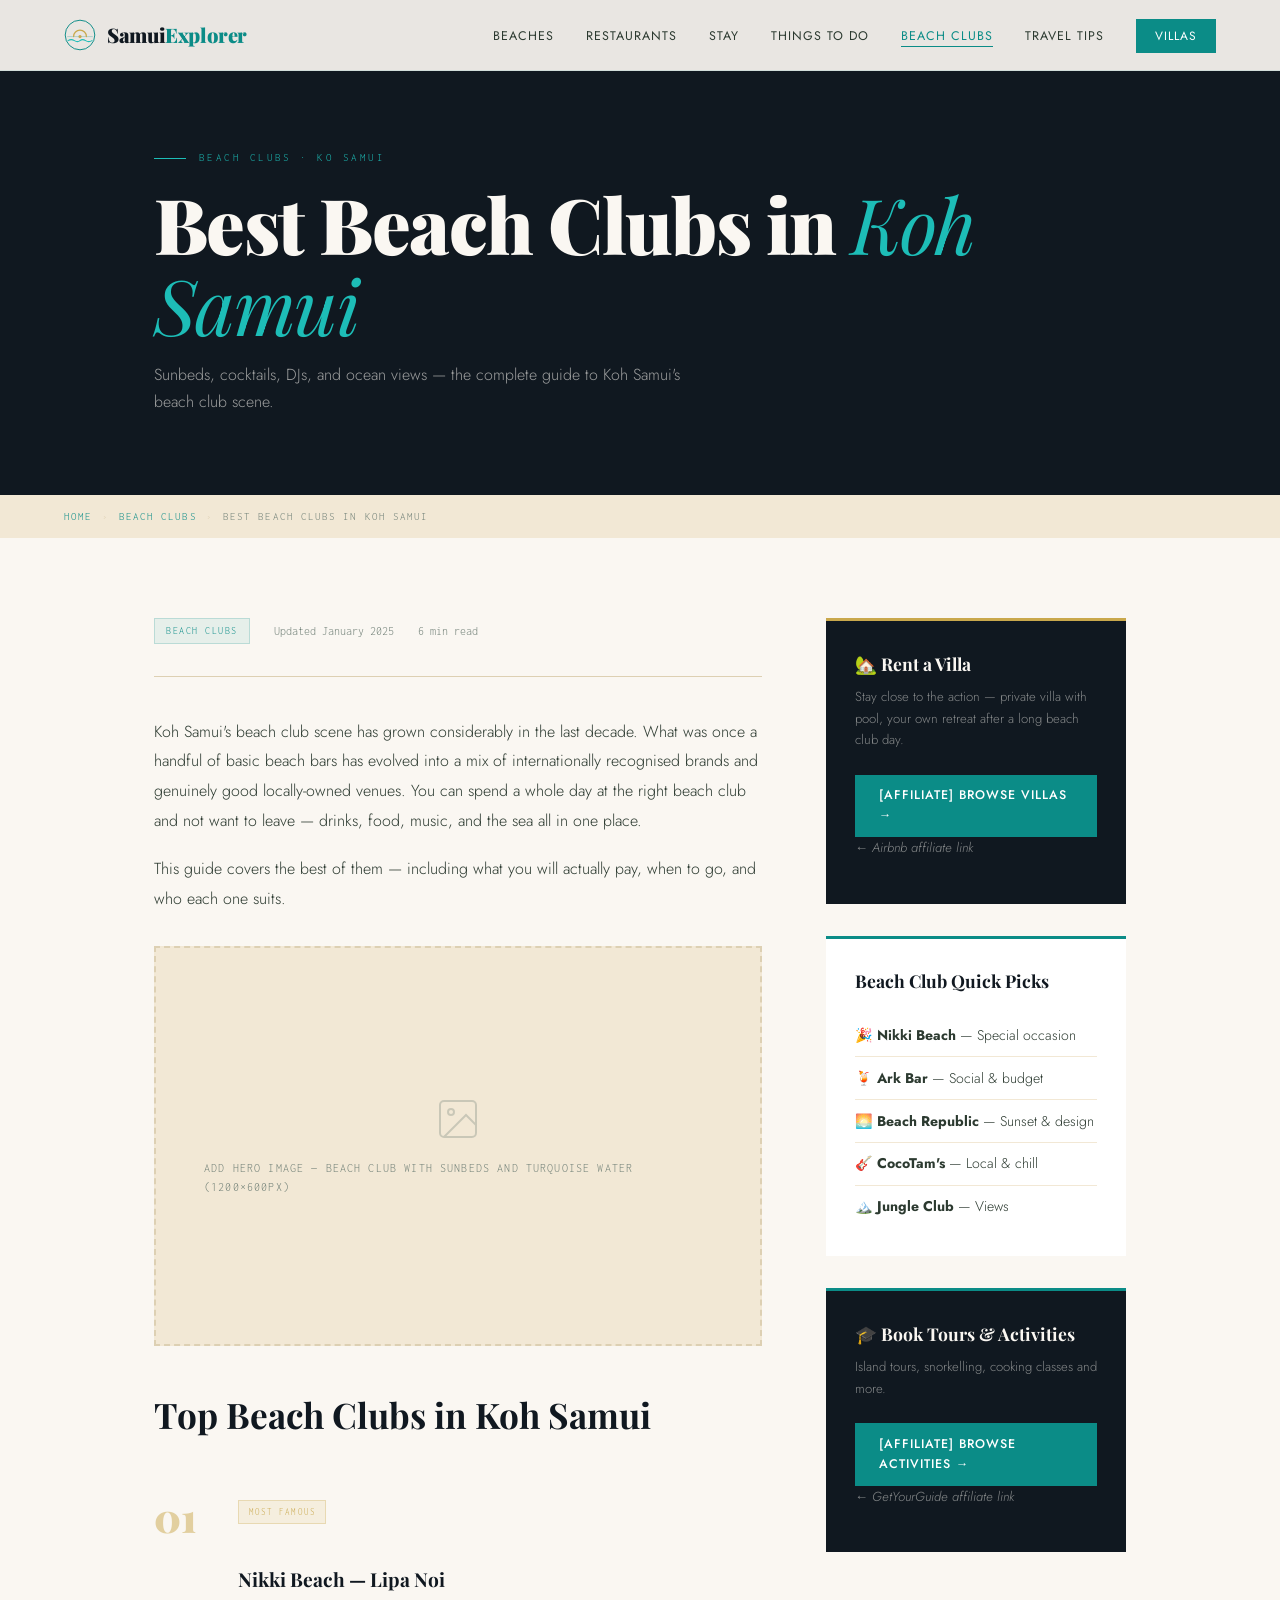
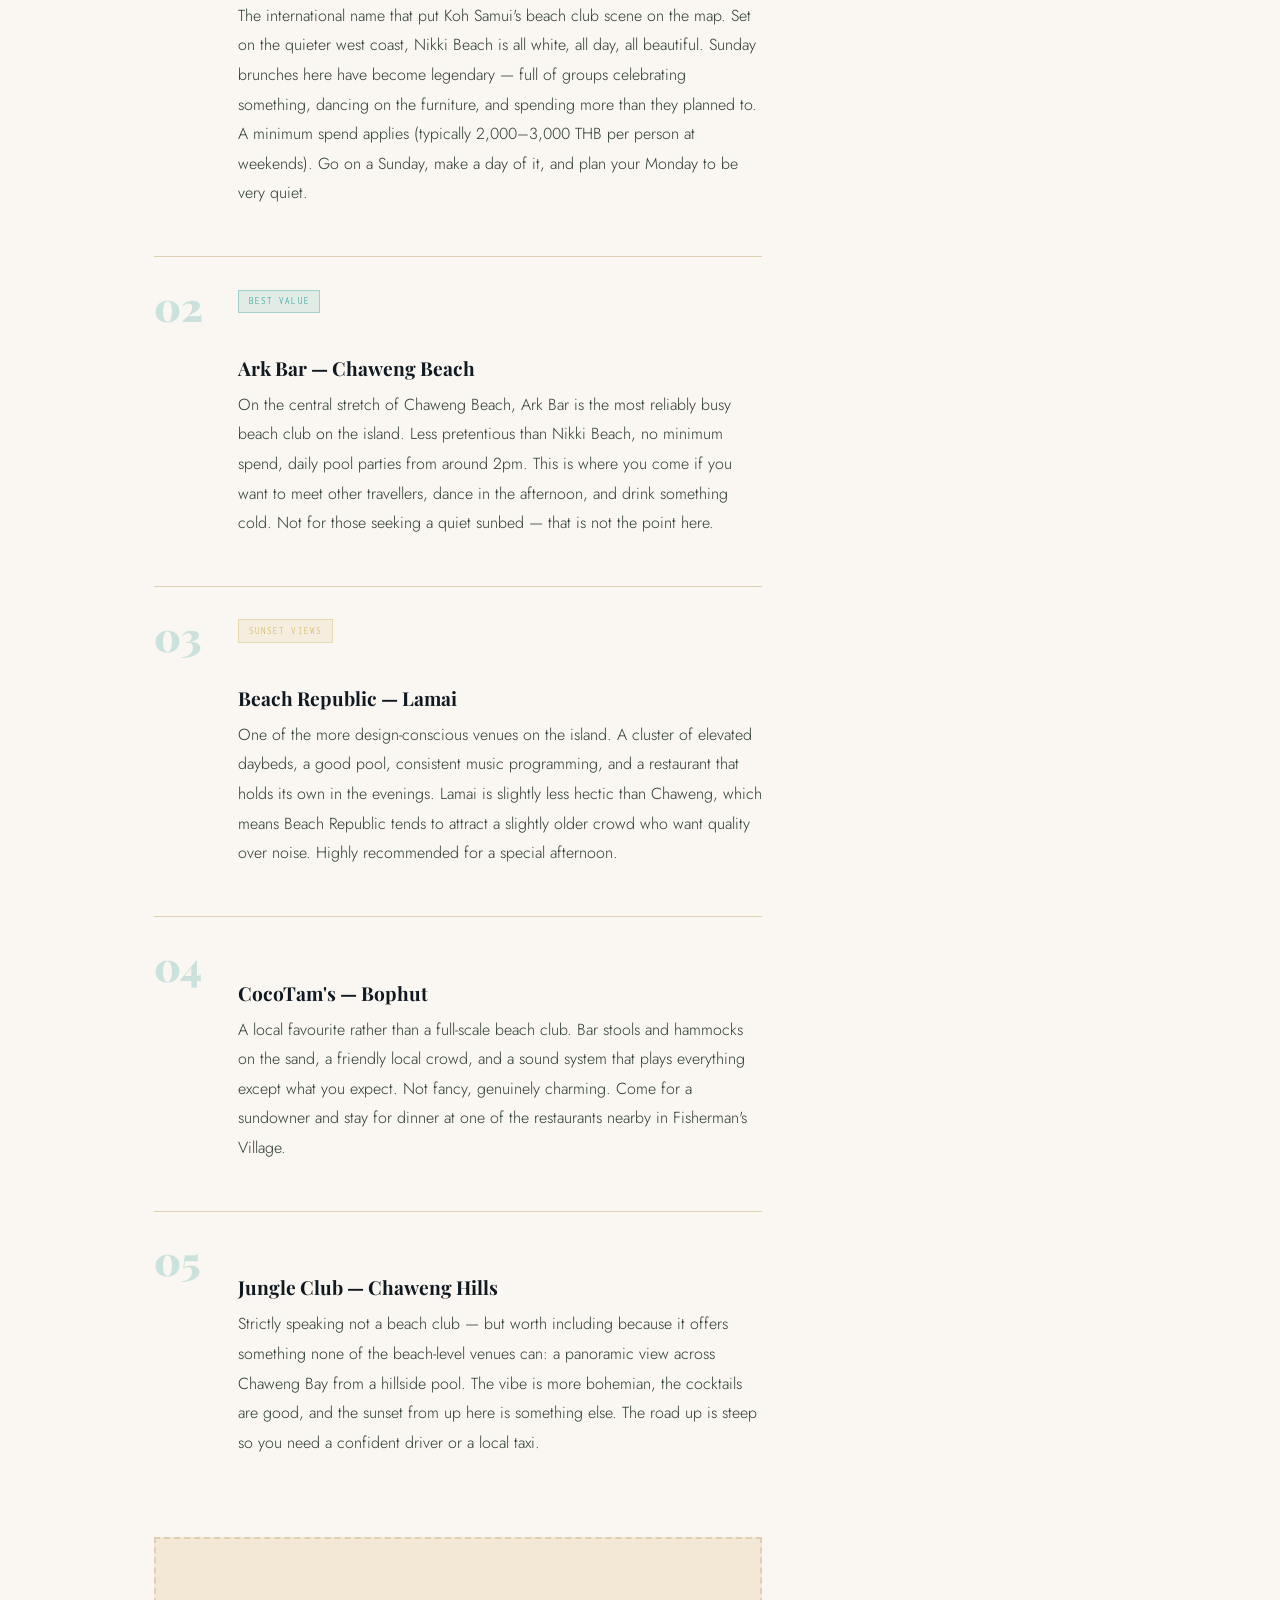
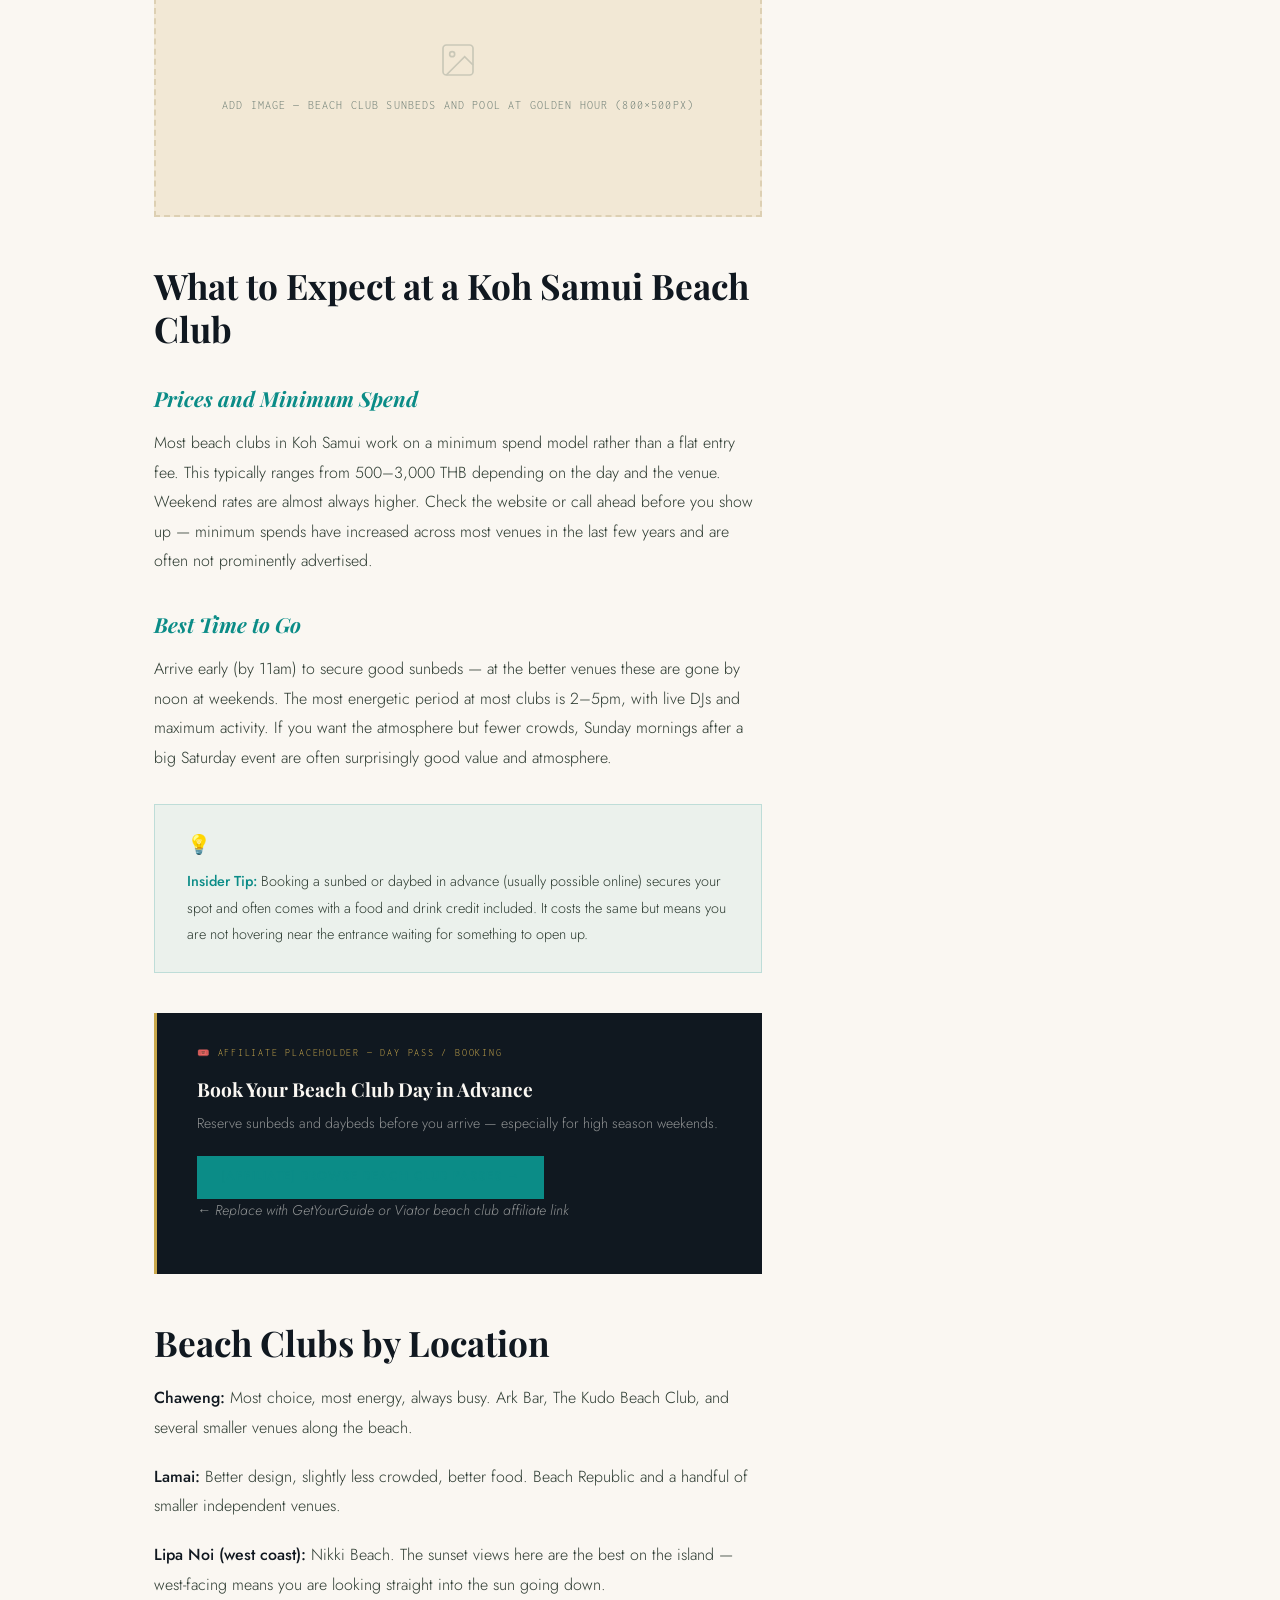
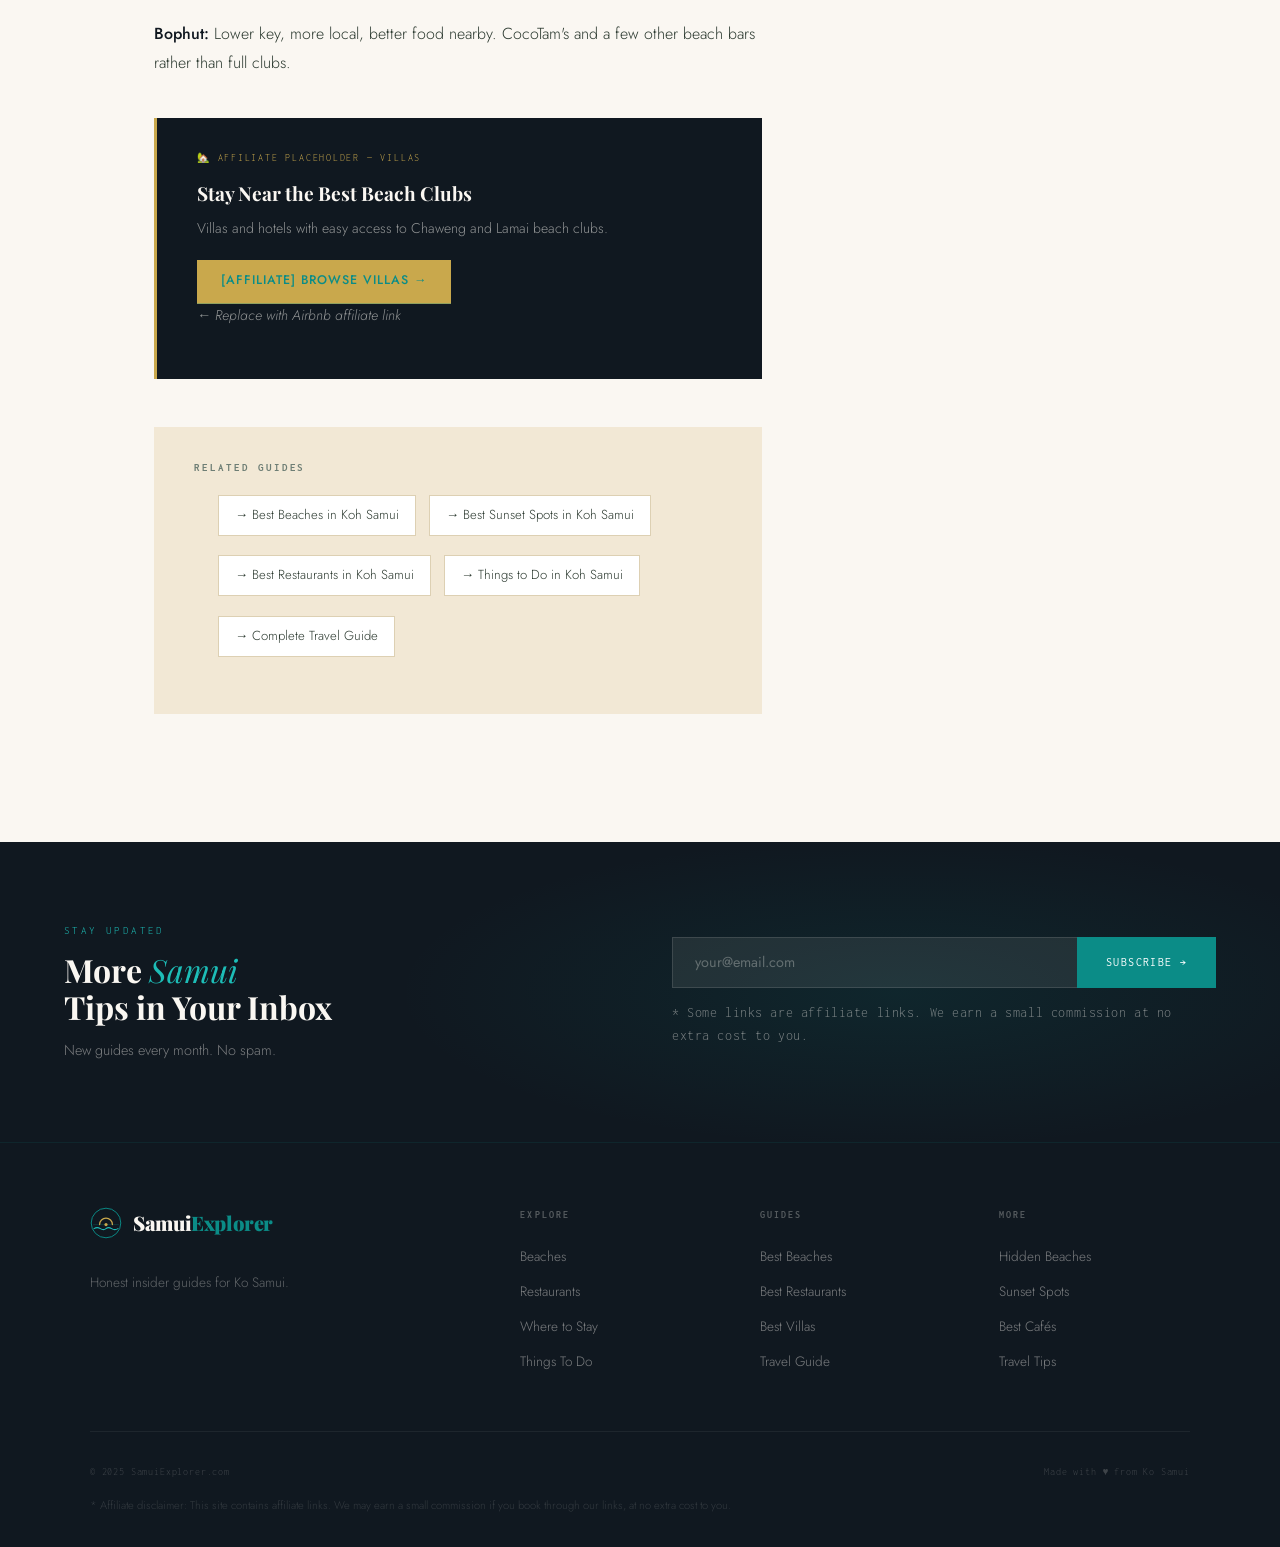
<file: best-beach-clubs-koh-samui.html>
<!DOCTYPE html>
<html lang="en">
<head>
  <meta charset="UTF-8"><meta name="viewport" content="width=device-width, initial-scale=1.0">
  <title>Best Beach Clubs in Koh Samui (2025) — Samui Explorer</title>
  <meta name="description" content="The best beach clubs in Koh Samui — from lively all-day parties to chilled sunset sessions. Honest guide with prices and what to expect.">
  <meta name="keywords" content="best beach clubs Koh Samui, beach club Samui, Nikki Beach Samui, Ark Bar, beach party Samui">
  <link rel="canonical" href="https://www.samuiexplorer.com/blog/best-beach-clubs-koh-samui.html">
  <meta property="og:title" content="Best Beach Clubs in Koh Samui (2025) — Samui Explorer">
  <meta property="og:url" content="https://www.samuiexplorer.com/blog/best-beach-clubs-koh-samui.html">
  <meta property="og:type" content="article">
  <link rel="stylesheet" href="../css/style.css">
</head>
<body>
<nav class="nav">
  <a href="../index.html" class="nav-logo">
    <svg viewBox="0 0 40 40" fill="none"><circle cx="20" cy="20" r="18.5" stroke="#0B8C87" stroke-width="1.2"/><line x1="4" y1="22" x2="36" y2="22" stroke="#0B8C87" stroke-width="0.8" opacity="0.4"/><path d="M 12 22 A 8 8 0 0 1 28 22" stroke="#C9A84C" stroke-width="1.6" fill="none" stroke-linecap="round"/><circle cx="20" cy="22" r="2" fill="#C9A84C"/><path d="M 5 27 Q 9 24.5 13 27 Q 17 29.5 20 27 Q 23 24.5 27 27 Q 31 29.5 35 27" stroke="#1DBDB7" stroke-width="1.4" fill="none" stroke-linecap="round"/></svg>
    <span class="nav-wordmark">Samui<span>Explorer</span></span>
  </a>
  <ul class="nav-links">
    <li><a href="../beaches.html">Beaches</a></li>
    <li><a href="../restaurants.html">Restaurants</a></li>
    <li><a href="../where-to-stay.html">Stay</a></li>
    <li><a href="../things-to-do.html">Things To Do</a></li>
    <li><a href="../beach-clubs.html" class="active">Beach Clubs</a></li>
    <li><a href="../travel-tips.html">Travel Tips</a></li>
    <li><a href="../villas.html" class="nav-cta">Villas</a></li>
  </ul>
  <div class="nav-hamburger"><span></span><span></span><span></span></div>
</nav>

<section class="page-hero">
  <div class="page-hero-bg" style="background-image:url('https://images.unsplash.com/photo-1507525428034-b723cf961d3e?w=1400&q=80')"></div>
  <div class="page-hero-content">
    <div class="page-hero-eyebrow">Beach Clubs · Ko Samui</div>
    <h1>Best Beach Clubs in <em>Koh Samui</em></h1>
    <p class="page-hero-desc">Sunbeds, cocktails, DJs, and ocean views — the complete guide to Koh Samui's beach club scene.</p>
  </div>
</section>

<div class="breadcrumb">
  <a href="../index.html">Home</a><span class="breadcrumb-sep">›</span>
  <a href="../beach-clubs.html">Beach Clubs</a><span class="breadcrumb-sep">›</span>
  <span>Best Beach Clubs in Koh Samui</span>
</div>

<div class="main-content">
  <article class="article-body">
    <div style="display:flex;align-items:center;gap:1.5rem;margin-bottom:2.5rem;padding-bottom:2rem;border-bottom:1px solid var(--sand-dk);">
      <span class="tag">Beach Clubs</span>
      <span style="font-family:'Inconsolata',monospace;font-size:0.72rem;color:var(--muted);">Updated January 2025</span>
      <span style="font-family:'Inconsolata',monospace;font-size:0.72rem;color:var(--muted);">6 min read</span>
    </div>

    <p>Koh Samui's beach club scene has grown considerably in the last decade. What was once a handful of basic beach bars has evolved into a mix of internationally recognised brands and genuinely good locally-owned venues. You can spend a whole day at the right beach club and not want to leave — drinks, food, music, and the sea all in one place.</p>
    <p>This guide covers the best of them — including what you will actually pay, when to go, and who each one suits.</p>

    <div class="img-placeholder tall">
      <svg width="48" height="48" viewBox="0 0 24 24" fill="none" stroke="currentColor" stroke-width="1"><rect x="3" y="3" width="18" height="18" rx="2"/><circle cx="8.5" cy="8.5" r="1.5"/><path d="m21 15-5-5L5 21"/></svg>
      <span>Add hero image — beach club with sunbeds and turquoise water (1200×600px)</span>
    </div>

    <h2>Top Beach Clubs in Koh Samui</h2>

    <div class="top-list">
      <div class="top-list-item">
        <div class="top-list-num">01</div>
        <div class="top-list-content">
          <div class="top-list-badge">Most Famous</div>
          <h3>Nikki Beach — Lipa Noi</h3>
          <p>The international name that put Koh Samui's beach club scene on the map. Set on the quieter west coast, Nikki Beach is all white, all day, all beautiful. Sunday brunches here have become legendary — full of groups celebrating something, dancing on the furniture, and spending more than they planned to. A minimum spend applies (typically 2,000–3,000 THB per person at weekends). Go on a Sunday, make a day of it, and plan your Monday to be very quiet.</p>
        </div>
      </div>
      <div class="top-list-item">
        <div class="top-list-num">02</div>
        <div class="top-list-content">
          <div class="top-list-badge teal">Best Value</div>
          <h3>Ark Bar — Chaweng Beach</h3>
          <p>On the central stretch of Chaweng Beach, Ark Bar is the most reliably busy beach club on the island. Less pretentious than Nikki Beach, no minimum spend, daily pool parties from around 2pm. This is where you come if you want to meet other travellers, dance in the afternoon, and drink something cold. Not for those seeking a quiet sunbed — that is not the point here.</p>
        </div>
      </div>
      <div class="top-list-item">
        <div class="top-list-num">03</div>
        <div class="top-list-content">
          <div class="top-list-badge">Sunset Views</div>
          <h3>Beach Republic — Lamai</h3>
          <p>One of the more design-conscious venues on the island. A cluster of elevated daybeds, a good pool, consistent music programming, and a restaurant that holds its own in the evenings. Lamai is slightly less hectic than Chaweng, which means Beach Republic tends to attract a slightly older crowd who want quality over noise. Highly recommended for a special afternoon.</p>
        </div>
      </div>
      <div class="top-list-item">
        <div class="top-list-num">04</div>
        <div class="top-list-content">
          <h3>CocoTam's — Bophut</h3>
          <p>A local favourite rather than a full-scale beach club. Bar stools and hammocks on the sand, a friendly local crowd, and a sound system that plays everything except what you expect. Not fancy, genuinely charming. Come for a sundowner and stay for dinner at one of the restaurants nearby in Fisherman's Village.</p>
        </div>
      </div>
      <div class="top-list-item">
        <div class="top-list-num">05</div>
        <div class="top-list-content">
          <h3>Jungle Club — Chaweng Hills</h3>
          <p>Strictly speaking not a beach club — but worth including because it offers something none of the beach-level venues can: a panoramic view across Chaweng Bay from a hillside pool. The vibe is more bohemian, the cocktails are good, and the sunset from up here is something else. The road up is steep so you need a confident driver or a local taxi.</p>
        </div>
      </div>
    </div>

    <div class="img-placeholder medium">
      <svg width="40" height="40" viewBox="0 0 24 24" fill="none" stroke="currentColor" stroke-width="1"><rect x="3" y="3" width="18" height="18" rx="2"/><circle cx="8.5" cy="8.5" r="1.5"/><path d="m21 15-5-5L5 21"/></svg>
      <span>Add image — beach club sunbeds and pool at golden hour (800×500px)</span>
    </div>

    <h2>What to Expect at a Koh Samui Beach Club</h2>

    <h3>Prices and Minimum Spend</h3>
    <p>Most beach clubs in Koh Samui work on a minimum spend model rather than a flat entry fee. This typically ranges from 500–3,000 THB depending on the day and the venue. Weekend rates are almost always higher. Check the website or call ahead before you show up — minimum spends have increased across most venues in the last few years and are often not prominently advertised.</p>

    <h3>Best Time to Go</h3>
    <p>Arrive early (by 11am) to secure good sunbeds — at the better venues these are gone by noon at weekends. The most energetic period at most clubs is 2–5pm, with live DJs and maximum activity. If you want the atmosphere but fewer crowds, Sunday mornings after a big Saturday event are often surprisingly good value and atmosphere.</p>

    <div class="info-box">
      <div class="info-box-icon">💡</div>
      <p><strong>Insider Tip:</strong> Booking a sunbed or daybed in advance (usually possible online) secures your spot and often comes with a food and drink credit included. It costs the same but means you are not hovering near the entrance waiting for something to open up.</p>
    </div>

    <div class="affiliate-box">
      <div class="affiliate-box-label">🎟️ Affiliate Placeholder — Day Pass / Booking</div>
      <h4>Book Your Beach Club Day in Advance</h4>
      <p>Reserve sunbeds and daybeds before you arrive — especially for high season weekends.</p>
      <a href="#AFFILIATE-GETYOURGUIDE" class="affiliate-btn">[AFFILIATE] Browse Beach Club Passes →</a>
      <p class="affiliate-placeholder">← Replace with GetYourGuide or Viator beach club affiliate link</p>
    </div>

    <h2>Beach Clubs by Location</h2>
    <p><strong>Chaweng:</strong> Most choice, most energy, always busy. Ark Bar, The Kudo Beach Club, and several smaller venues along the beach.</p>
    <p><strong>Lamai:</strong> Better design, slightly less crowded, better food. Beach Republic and a handful of smaller independent venues.</p>
    <p><strong>Lipa Noi (west coast):</strong> Nikki Beach. The sunset views here are the best on the island — west-facing means you are looking straight into the sun going down.</p>
    <p><strong>Bophut:</strong> Lower key, more local, better food nearby. CocoTam's and a few other beach bars rather than full clubs.</p>

    <div class="affiliate-box">
      <div class="affiliate-box-label">🏡 Affiliate Placeholder — Villas</div>
      <h4>Stay Near the Best Beach Clubs</h4>
      <p>Villas and hotels with easy access to Chaweng and Lamai beach clubs.</p>
      <a href="#AFFILIATE-AIRBNB" class="affiliate-btn gold">[AFFILIATE] Browse Villas →</a>
      <p class="affiliate-placeholder">← Replace with Airbnb affiliate link</p>
    </div>

    <div class="internal-links">
      <h4>Related Guides</h4>
      <ul>
        <li><a href="best-beaches-koh-samui.html">→ Best Beaches in Koh Samui</a></li>
        <li><a href="best-sunset-spots-koh-samui.html">→ Best Sunset Spots in Koh Samui</a></li>
        <li><a href="best-restaurants-koh-samui.html">→ Best Restaurants in Koh Samui</a></li>
        <li><a href="things-to-do-koh-samui.html">→ Things to Do in Koh Samui</a></li>
        <li><a href="koh-samui-travel-guide.html">→ Complete Travel Guide</a></li>
      </ul>
    </div>
  </article>

  <aside class="sidebar">
    <div class="sidebar-affiliate">
      <h4>🏡 Rent a Villa</h4>
      <p>Stay close to the action — private villa with pool, your own retreat after a long beach club day.</p>
      <a href="#AFFILIATE-AIRBNB" class="affiliate-btn" style="width:100%;justify-content:center;margin-top:0.5rem;">[AFFILIATE] Browse Villas →</a>
      <p class="affiliate-placeholder">← Airbnb affiliate link</p>
    </div>
    <div class="sidebar-widget">
      <h4>Beach Club Quick Picks</h4>
      <ul>
        <li>🎉 <strong>Nikki Beach</strong> — Special occasion</li>
        <li>🍹 <strong>Ark Bar</strong> — Social & budget</li>
        <li>🌅 <strong>Beach Republic</strong> — Sunset & design</li>
        <li>🎸 <strong>CocoTam's</strong> — Local & chill</li>
        <li>🏔️ <strong>Jungle Club</strong> — Views</li>
      </ul>
    </div>
    <div class="sidebar-affiliate" style="border-top-color:var(--teal);">
      <h4>🎓 Book Tours & Activities</h4>
      <p>Island tours, snorkelling, cooking classes and more.</p>
      <a href="#AFFILIATE-GYG" class="affiliate-btn" style="width:100%;justify-content:center;margin-top:0.5rem;background:var(--teal);">[AFFILIATE] Browse Activities →</a>
      <p class="affiliate-placeholder">← GetYourGuide affiliate link</p>
    </div>
  </aside>
</div>

<div class="newsletter-strip">
  <div><div class="newsletter-eyebrow">Stay Updated</div><h3>More <em>Samui</em><br>Tips in Your Inbox</h3><p>New guides every month. No spam.</p></div>
  <div><div class="nl-form"><input class="nl-input" type="email" placeholder="your@email.com"><button class="nl-btn">Subscribe →</button></div><p class="nl-disclaimer">* Some links are affiliate links. We earn a small commission at no extra cost to you.</p></div>
</div>

<footer class="footer">
  <div class="footer-grid">
    <div class="footer-brand"><a href="../index.html" class="nav-logo" style="margin-bottom:1rem;display:inline-flex;"><svg width="28" height="28" viewBox="0 0 40 40" fill="none"><circle cx="20" cy="20" r="18.5" stroke="#0B8C87" stroke-width="1.2"/><line x1="4" y1="22" x2="36" y2="22" stroke="#0B8C87" stroke-width="0.8" opacity="0.4"/><path d="M 12 22 A 8 8 0 0 1 28 22" stroke="#C9A84C" stroke-width="1.6" fill="none" stroke-linecap="round"/><circle cx="20" cy="22" r="2" fill="#C9A84C"/><path d="M 5 27 Q 9 24.5 13 27 Q 17 29.5 20 27 Q 23 24.5 27 27 Q 31 29.5 35 27" stroke="#1DBDB7" stroke-width="1.4" fill="none" stroke-linecap="round"/></svg><span class="nav-wordmark" style="color:var(--cream);">Samui<span>Explorer</span></span></a><p>Honest insider guides for Ko Samui.</p></div>
    <div class="footer-col"><h5>Explore</h5><ul><li><a href="../beaches.html">Beaches</a></li><li><a href="../restaurants.html">Restaurants</a></li><li><a href="../where-to-stay.html">Where to Stay</a></li><li><a href="../things-to-do.html">Things To Do</a></li></ul></div>
    <div class="footer-col"><h5>Guides</h5><ul><li><a href="best-beaches-koh-samui.html">Best Beaches</a></li><li><a href="best-restaurants-koh-samui.html">Best Restaurants</a></li><li><a href="best-villas-koh-samui.html">Best Villas</a></li><li><a href="koh-samui-travel-guide.html">Travel Guide</a></li></ul></div>
    <div class="footer-col"><h5>More</h5><ul><li><a href="hidden-beaches-koh-samui.html">Hidden Beaches</a></li><li><a href="best-sunset-spots-koh-samui.html">Sunset Spots</a></li><li><a href="best-cafes-koh-samui.html">Best Cafés</a></li><li><a href="../travel-tips.html">Travel Tips</a></li></ul></div>
  </div>
  <div class="footer-bottom"><span>© 2025 SamuiExplorer.com</span><span>Made with ♥ from Ko Samui</span></div>
  <p class="footer-disclaimer">* Affiliate disclaimer: This site contains affiliate links. We may earn a small commission if you book through our links, at no extra cost to you.</p>
</footer>
<script src="../js/main.js"></script>
</body>
</html>
</file>
<file: css/style.css>
/* ═══════════════════════════════════════════
   SAMUI EXPLORER — Global Stylesheet
   samuiexplorer.com
═══════════════════════════════════════════ */

@import url('https://fonts.googleapis.com/css2?family=Playfair+Display:ital,wght@0,400;0,700;0,900;1,400;1,700&family=Jost:wght@200;300;400;500&family=Inconsolata:wght@400;500&display=swap');

:root {
  --teal:     #0B8C87;
  --teal-lt:  #1DBDB7;
  --sand:     #F2E8D5;
  --sand-dk:  #DDD0B3;
  --coral:    #D95F3B;
  --gold:     #C9A84C;
  --night:    #101820;
  --night2:   #1C2B35;
  --cream:    #FAF7F2;
  --muted:    #6E7E75;
  --text:     #2C3A30;
}

/* ── RESET ── */
*, *::before, *::after { margin:0; padding:0; box-sizing:border-box; }
html { scroll-behavior:smooth; font-size:16px; }
body { background:var(--cream); color:var(--text); font-family:'Jost',sans-serif; font-weight:300; line-height:1.6; }
img { max-width:100%; display:block; }
a { color:var(--teal); text-decoration:none; }
a:hover { color:var(--teal-lt); }

/* ── NAVIGATION ── */
.nav {
  position:fixed; top:0; left:0; right:0; z-index:200;
  display:flex; justify-content:space-between; align-items:center;
  padding:1.2rem 4rem;
  background:rgba(250,247,242,0.93);
  backdrop-filter:blur(16px);
  border-bottom:1px solid rgba(11,140,135,0.1);
  transition:box-shadow 0.3s;
}
.nav.scrolled { box-shadow:0 2px 20px rgba(16,24,32,0.08); }

.nav-logo { display:flex; align-items:center; gap:0.7rem; text-decoration:none; }
.nav-logo svg { width:32px; height:32px; }
.nav-wordmark { font-family:'Playfair Display',serif; font-weight:900; font-size:1.25rem; color:var(--night); letter-spacing:-0.02em; }
.nav-wordmark span { color:var(--teal); }

.nav-links { list-style:none; display:flex; gap:2rem; align-items:center; }
.nav-links a {
  font-size:0.78rem; letter-spacing:0.08em; text-transform:uppercase;
  color:var(--text); text-decoration:none; font-weight:400;
  position:relative; padding-bottom:2px;
  transition:color 0.2s;
}
.nav-links a::after {
  content:''; position:absolute; bottom:0; left:0; right:0;
  height:1px; background:var(--teal);
  transform:scaleX(0); transition:transform 0.25s;
}
.nav-links a:hover { color:var(--teal); }
.nav-links a:hover::after, .nav-links a.active::after { transform:scaleX(1); }
.nav-links a.active { color:var(--teal); }

.nav-cta {
  background:var(--teal); color:white !important;
  padding:0.5rem 1.2rem !important;
  font-size:0.75rem !important;
  transition:background 0.2s !important;
}
.nav-cta:hover { background:var(--teal-lt) !important; }
.nav-cta::after { display:none !important; }

.nav-hamburger { display:none; flex-direction:column; gap:5px; cursor:pointer; padding:4px; }
.nav-hamburger span { display:block; width:22px; height:1.5px; background:var(--night); transition:all 0.3s; }

/* ── PAGE HERO ── */
.page-hero {
  min-height:55vh;
  background:var(--night);
  position:relative; overflow:hidden;
  display:flex; align-items:flex-end;
  padding-bottom:5rem;
  padding-top:8rem;
}
.page-hero-bg {
  position:absolute; inset:0;
  background-size:cover; background-position:center;
}
.page-hero-bg::after {
  content:''; position:absolute; inset:0;
  background:linear-gradient(to top, rgba(16,24,32,0.85) 0%, rgba(16,24,32,0.4) 60%, rgba(16,24,32,0.3) 100%);
}
.page-hero-content {
  position:relative; z-index:2;
  max-width:1100px; margin:0 auto; padding:0 4rem; width:100%;
}
.page-hero-eyebrow {
  font-family:'Inconsolata',monospace;
  font-size:0.7rem; letter-spacing:0.22em; text-transform:uppercase;
  color:var(--teal-lt); margin-bottom:1rem;
  display:flex; align-items:center; gap:0.8rem;
}
.page-hero-eyebrow::before { content:''; display:block; width:32px; height:1px; background:currentColor; }
.page-hero h1 {
  font-family:'Playfair Display',serif;
  font-size:clamp(2.5rem,6vw,5rem); font-weight:900;
  color:var(--cream); line-height:1.05; letter-spacing:-0.02em;
}
.page-hero h1 em { font-style:italic; font-weight:400; color:var(--teal-lt); }
.page-hero-desc {
  margin-top:1rem; font-size:1rem;
  color:rgba(250,247,242,0.6); max-width:560px; line-height:1.7;
}

/* ── BREADCRUMB ── */
.breadcrumb {
  background:var(--sand); padding:0.8rem 4rem;
  font-family:'Inconsolata',monospace;
  font-size:0.68rem; letter-spacing:0.1em; text-transform:uppercase;
  color:var(--muted);
  display:flex; align-items:center; gap:0.6rem;
  max-width:100%;
}
.breadcrumb a { color:var(--teal); }
.breadcrumb-sep { color:var(--sand-dk); }

/* ── MAIN CONTENT WRAPPER ── */
.main-content {
  max-width:1100px; margin:0 auto;
  padding:5rem 4rem;
  display:grid; grid-template-columns:1fr 300px; gap:4rem;
}
.main-content.full-width { grid-template-columns:1fr; }

/* ── ARTICLE BODY ── */
.article-body h2 {
  font-family:'Playfair Display',serif;
  font-size:clamp(1.6rem,3vw,2.2rem); font-weight:700;
  color:var(--night); margin:3rem 0 1.2rem;
  line-height:1.2;
}
.article-body h3 {
  font-family:'Playfair Display',serif;
  font-size:1.3rem; font-weight:700; font-style:italic;
  color:var(--teal); margin:2rem 0 0.8rem;
}
.article-body p { font-size:1rem; color:var(--text); line-height:1.85; margin-bottom:1.2rem; }
.article-body ul, .article-body ol { margin:1.2rem 0 1.2rem 1.5rem; }
.article-body li { font-size:1rem; line-height:1.75; color:var(--text); margin-bottom:0.4rem; }
.article-body strong { font-weight:500; color:var(--night); }
.article-body a { color:var(--teal); border-bottom:1px solid rgba(11,140,135,0.3); }
.article-body a:hover { border-bottom-color:var(--teal); }
.article-body hr { border:none; border-top:1px solid var(--sand-dk); margin:3rem 0; }

/* ── IMAGE PLACEHOLDER ── */
.img-placeholder {
  width:100%; background:var(--sand);
  border:2px dashed var(--sand-dk);
  display:flex; flex-direction:column;
  align-items:center; justify-content:center;
  gap:0.5rem; padding:3rem;
  margin:2rem 0;
  color:var(--muted);
  font-family:'Inconsolata',monospace;
  font-size:0.72rem; letter-spacing:0.1em; text-transform:uppercase;
}
.img-placeholder.tall { min-height:400px; }
.img-placeholder.medium { min-height:280px; }
.img-placeholder.small { min-height:180px; }
.img-placeholder svg { opacity:0.3; margin-bottom:0.5rem; }

/* ── AFFILIATE BOX ── */
.affiliate-box {
  background:var(--night);
  padding:2rem 2.5rem;
  margin:2.5rem 0;
  border-left:3px solid var(--gold);
}
.affiliate-box-label {
  font-family:'Inconsolata',monospace;
  font-size:0.62rem; letter-spacing:0.18em; text-transform:uppercase;
  color:var(--gold); margin-bottom:0.8rem;
}
.affiliate-box h4 {
  font-family:'Playfair Display',serif;
  font-size:1.2rem; font-weight:700; color:var(--cream);
  margin-bottom:0.5rem;
}
.affiliate-box p { font-size:0.88rem; color:rgba(250,247,242,0.55); line-height:1.7; margin-bottom:1.2rem; }
.affiliate-btn {
  display:inline-flex; align-items:center; gap:0.5rem;
  background:var(--teal); color:white;
  padding:0.7rem 1.5rem; font-size:0.78rem;
  letter-spacing:0.08em; text-transform:uppercase;
  font-weight:500; transition:background 0.2s;
}
.affiliate-btn:hover { background:var(--teal-lt); color:white; }
.affiliate-btn.gold { background:var(--gold); }
.affiliate-btn.gold:hover { background:#d4a830; }
.affiliate-placeholder { color:rgba(250,247,242,0.3); font-style:italic; font-size:0.8rem; }

/* ── INFO BOX ── */
.info-box {
  background:rgba(11,140,135,0.06);
  border:1px solid rgba(11,140,135,0.2);
  padding:1.5rem 2rem; margin:2rem 0;
}
.info-box-icon { font-size:1.2rem; margin-bottom:0.5rem; }
.info-box p { font-size:0.9rem; color:var(--text); margin:0; }
.info-box strong { color:var(--teal); }

/* ── TOP 5 LIST ── */
.top-list { margin:2rem 0; }
.top-list-item {
  display:grid; grid-template-columns:60px 1fr;
  gap:1.5rem; padding:1.8rem 0;
  border-bottom:1px solid var(--sand-dk);
  align-items:start;
}
.top-list-item:last-child { border-bottom:none; }
.top-list-num {
  font-family:'Playfair Display',serif;
  font-size:2.5rem; font-weight:900;
  color:rgba(11,140,135,0.2); line-height:1;
}
.top-list-item:first-child .top-list-num { color:rgba(201,168,76,0.5); }
.top-list-content h3 {
  font-family:'Playfair Display',serif;
  font-size:1.2rem; font-weight:700;
  color:var(--night); margin-bottom:0.4rem;
  font-style:normal;
}
.top-list-badge {
  display:inline-block;
  font-family:'Inconsolata',monospace;
  font-size:0.58rem; letter-spacing:0.12em; text-transform:uppercase;
  padding:0.2rem 0.6rem; margin-bottom:0.5rem;
  background:rgba(201,168,76,0.12); color:var(--gold);
  border:1px solid rgba(201,168,76,0.3);
}
.top-list-badge.teal { background:rgba(11,140,135,0.1); color:var(--teal); border-color:rgba(11,140,135,0.3); }

/* ── SIDEBAR ── */
.sidebar { display:flex; flex-direction:column; gap:2rem; }

.sidebar-widget {
  background:white;
  padding:1.8rem;
  border-top:3px solid var(--teal);
}
.sidebar-widget h4 {
  font-family:'Playfair Display',serif;
  font-size:1.1rem; font-weight:700;
  color:var(--night); margin-bottom:1.2rem;
}
.sidebar-widget ul { list-style:none; }
.sidebar-widget ul li {
  padding:0.6rem 0;
  border-bottom:1px solid var(--sand);
  font-size:0.88rem;
}
.sidebar-widget ul li:last-child { border-bottom:none; }
.sidebar-widget ul li a { color:var(--text); }
.sidebar-widget ul li a:hover { color:var(--teal); }

.sidebar-affiliate {
  background:var(--night); padding:1.8rem;
  border-top:3px solid var(--gold);
}
.sidebar-affiliate h4 { font-family:'Playfair Display',serif; font-size:1.1rem; color:var(--cream); margin-bottom:0.5rem; }
.sidebar-affiliate p { font-size:0.82rem; color:rgba(250,247,242,0.5); line-height:1.65; margin-bottom:1rem; }

/* ── CARD GRID ── */
.card-grid {
  display:grid; grid-template-columns:repeat(3,1fr);
  gap:1.5rem; margin:3rem 0;
}
.card-grid.two-col { grid-template-columns:repeat(2,1fr); }

.card {
  background:white; overflow:hidden;
  transition:transform 0.25s, box-shadow 0.25s;
  cursor:pointer;
}
.card:hover { transform:translateY(-4px); box-shadow:0 12px 32px rgba(16,24,32,0.08); }
.card-img {
  height:200px; background:var(--sand);
  position:relative; overflow:hidden;
}
.card-img img { width:100%; height:100%; object-fit:cover; }
.card-body { padding:1.4rem; }
.card-tag {
  font-family:'Inconsolata',monospace;
  font-size:0.62rem; letter-spacing:0.15em; text-transform:uppercase;
  color:var(--coral); margin-bottom:0.5rem; display:block;
}
.card h3 { font-family:'Playfair Display',serif; font-size:1.15rem; font-weight:700; color:var(--night); line-height:1.2; margin-bottom:0.5rem; }
.card p { font-size:0.84rem; color:var(--muted); line-height:1.65; }
.card-footer { padding:1rem 1.4rem; border-top:1px solid var(--sand); display:flex; justify-content:space-between; font-size:0.78rem; color:var(--muted); }
.card-footer a { color:var(--teal); font-weight:500; }

/* ── INTERNAL LINK BLOCK ── */
.internal-links {
  background:var(--sand); padding:2rem 2.5rem; margin:3rem 0;
}
.internal-links h4 {
  font-family:'Inconsolata',monospace;
  font-size:0.68rem; letter-spacing:0.18em; text-transform:uppercase;
  color:var(--muted); margin-bottom:1rem;
}
.internal-links ul { list-style:none; display:flex; flex-wrap:wrap; gap:0.8rem; }
.internal-links ul li a {
  display:inline-flex; align-items:center; gap:0.4rem;
  background:white; padding:0.5rem 1rem;
  font-size:0.82rem; color:var(--text); border:1px solid var(--sand-dk);
  transition:all 0.2s;
}
.internal-links ul li a:hover { border-color:var(--teal); color:var(--teal); background:rgba(11,140,135,0.04); }

/* ── CATEGORY HERO CARDS (homepage) ── */
.category-grid {
  display:grid; grid-template-columns:repeat(4,1fr);
  gap:2px; margin:0;
}
.category-card {
  position:relative; height:280px;
  overflow:hidden; cursor:pointer;
  display:flex; align-items:flex-end;
}
.category-card-bg {
  position:absolute; inset:0;
  background-size:cover; background-position:center;
  transition:transform 0.5s;
}
.category-card:hover .category-card-bg { transform:scale(1.05); }
.category-card::after {
  content:''; position:absolute; inset:0;
  background:linear-gradient(to top, rgba(16,24,32,0.75) 0%, rgba(16,24,32,0.1) 60%);
  transition:opacity 0.3s;
}
.category-card:hover::after { opacity:0.85; }
.category-card-body {
  position:relative; z-index:2;
  padding:1.5rem; color:white;
}
.category-card-tag {
  font-family:'Inconsolata',monospace;
  font-size:0.6rem; letter-spacing:0.2em; text-transform:uppercase;
  color:var(--teal-lt); margin-bottom:0.3rem; display:block;
}
.category-card h3 {
  font-family:'Playfair Display',serif;
  font-size:1.3rem; font-weight:700;
}
.category-card-arrow {
  position:absolute; top:1.2rem; right:1.2rem;
  z-index:2; width:32px; height:32px;
  border:1px solid rgba(255,255,255,0.3);
  display:flex; align-items:center; justify-content:center;
  color:white; font-size:0.9rem;
  opacity:0; transition:opacity 0.3s;
}
.category-card:hover .category-card-arrow { opacity:1; }

/* ── NEWSLETTER STRIP ── */
.newsletter-strip {
  background:var(--night);
  padding:5rem 4rem;
  display:grid; grid-template-columns:1fr 1fr;
  gap:4rem; align-items:center;
  position:relative; overflow:hidden;
}
.newsletter-strip::before {
  content:''; position:absolute; inset:0;
  background:radial-gradient(ellipse 60% 80% at 70% 50%, rgba(11,140,135,0.12) 0%, transparent 65%);
}
.newsletter-strip > * { position:relative; z-index:1; }
.newsletter-eyebrow {
  font-family:'Inconsolata',monospace;
  font-size:0.68rem; letter-spacing:0.22em; text-transform:uppercase;
  color:var(--teal-lt); margin-bottom:0.8rem;
}
.newsletter-strip h3 {
  font-family:'Playfair Display',serif;
  font-size:2rem; font-weight:700; color:var(--cream); line-height:1.15;
}
.newsletter-strip h3 em { font-style:italic; font-weight:400; color:var(--teal-lt); }
.newsletter-strip p { color:rgba(250,247,242,0.45); font-size:0.9rem; margin-top:0.8rem; }
.nl-form { display:flex; gap:0; }
.nl-input {
  flex:1; padding:0.9rem 1.4rem;
  background:rgba(250,247,242,0.08); border:1px solid rgba(250,247,242,0.12);
  border-right:none; color:var(--cream);
  font-family:'Jost',sans-serif; font-size:0.9rem;
  outline:none; transition:border-color 0.2s;
}
.nl-input:focus { border-color:var(--teal); }
.nl-input::placeholder { color:rgba(250,247,242,0.3); }
.nl-btn {
  padding:0.9rem 1.8rem; background:var(--teal); color:white;
  border:none; font-family:'Inconsolata',monospace;
  font-size:0.72rem; letter-spacing:0.12em; text-transform:uppercase;
  cursor:pointer; white-space:nowrap; transition:background 0.2s;
}
.nl-btn:hover { background:var(--teal-lt); }
.nl-disclaimer { font-size:0.72rem; color:rgba(250,247,242,0.2); margin-top:0.8rem; font-family:'Inconsolata',monospace; letter-spacing:0.04em; }

/* ── FOOTER ── */
.footer {
  background:var(--night);
  border-top:1px solid rgba(11,140,135,0.12);
  padding:4rem 4rem 2rem;
}
.footer-grid {
  display:grid; grid-template-columns:2fr 1fr 1fr 1fr;
  gap:3rem; max-width:1100px; margin:0 auto 3rem;
}
.footer-brand p { font-size:0.85rem; color:rgba(250,247,242,0.35); line-height:1.75; margin-top:1rem; max-width:280px; }
.footer-col h5 {
  font-family:'Inconsolata',monospace;
  font-size:0.65rem; letter-spacing:0.2em; text-transform:uppercase;
  color:rgba(250,247,242,0.3); margin-bottom:1.2rem;
}
.footer-col ul { list-style:none; }
.footer-col ul li { margin-bottom:0.6rem; }
.footer-col ul li a { font-size:0.85rem; color:rgba(250,247,242,0.45); transition:color 0.2s; }
.footer-col ul li a:hover { color:var(--teal-lt); }
.footer-bottom {
  max-width:1100px; margin:0 auto;
  padding-top:2rem; border-top:1px solid rgba(250,247,242,0.06);
  display:flex; justify-content:space-between; align-items:center;
  font-family:'Inconsolata',monospace; font-size:0.65rem;
  letter-spacing:0.08em; color:rgba(250,247,242,0.2);
}
.footer-disclaimer { font-size:0.7rem; color:rgba(250,247,242,0.15); margin-top:1rem; max-width:1100px; margin-left:auto; margin-right:auto; line-height:1.6; }

/* ── BUTTONS ── */
.btn { display:inline-flex; align-items:center; gap:0.5rem; padding:0.8rem 1.8rem; font-size:0.78rem; letter-spacing:0.1em; text-transform:uppercase; font-weight:500; transition:all 0.25s; text-decoration:none; border:none; cursor:pointer; }
.btn-primary { background:var(--teal); color:white; }
.btn-primary:hover { background:var(--teal-lt); color:white; }
.btn-outline { background:transparent; color:var(--teal); border:1px solid var(--teal); }
.btn-outline:hover { background:var(--teal); color:white; }
.btn-dark { background:var(--night); color:var(--cream); }
.btn-dark:hover { background:var(--night2); color:var(--cream); }

/* ── TAGS ── */
.tag {
  display:inline-block; font-family:'Inconsolata',monospace;
  font-size:0.62rem; letter-spacing:0.15em; text-transform:uppercase;
  padding:0.25rem 0.7rem;
  background:rgba(11,140,135,0.08); color:var(--teal);
  border:1px solid rgba(11,140,135,0.2);
}
.tag.coral { background:rgba(217,95,59,0.08); color:var(--coral); border-color:rgba(217,95,59,0.2); }
.tag.gold  { background:rgba(201,168,76,0.1); color:var(--gold); border-color:rgba(201,168,76,0.25); }

/* ── SECTION HEADERS ── */
.section-header { margin-bottom:3rem; }
.section-eyebrow {
  font-family:'Inconsolata',monospace;
  font-size:0.68rem; letter-spacing:0.22em; text-transform:uppercase;
  color:var(--teal); margin-bottom:0.8rem; display:flex; align-items:center; gap:0.8rem;
}
.section-eyebrow::before { content:''; display:block; width:28px; height:1px; background:currentColor; }
.section-title {
  font-family:'Playfair Display',serif;
  font-size:clamp(2rem,4vw,3rem); font-weight:700;
  color:var(--night); line-height:1.1;
}
.section-title em { font-style:italic; font-weight:400; color:var(--teal); }
.section-lead { font-size:1rem; color:var(--muted); max-width:560px; line-height:1.8; margin-top:0.8rem; }

/* ── RESPONSIVE ── */
@media(max-width:1024px) {
  .nav { padding:1.2rem 2rem; }
  .main-content { padding:3rem 2rem; grid-template-columns:1fr; }
  .card-grid { grid-template-columns:repeat(2,1fr); }
  .category-grid { grid-template-columns:repeat(2,1fr); }
  .footer-grid { grid-template-columns:1fr 1fr; }
  .newsletter-strip { grid-template-columns:1fr; gap:2rem; padding:3rem 2rem; }
  .page-hero-content { padding:0 2rem; }
  .breadcrumb { padding:0.8rem 2rem; }
}
@media(max-width:768px) {
  .nav-links { display:none; }
  .nav-hamburger { display:flex; }
  .nav { padding:1rem 1.5rem; }
  .card-grid { grid-template-columns:1fr; }
  .category-grid { grid-template-columns:1fr 1fr; }
  .footer-grid { grid-template-columns:1fr; }
  .page-hero h1 { font-size:2.5rem; }
  .footer-bottom { flex-direction:column; gap:0.5rem; text-align:center; }
}
</file>
